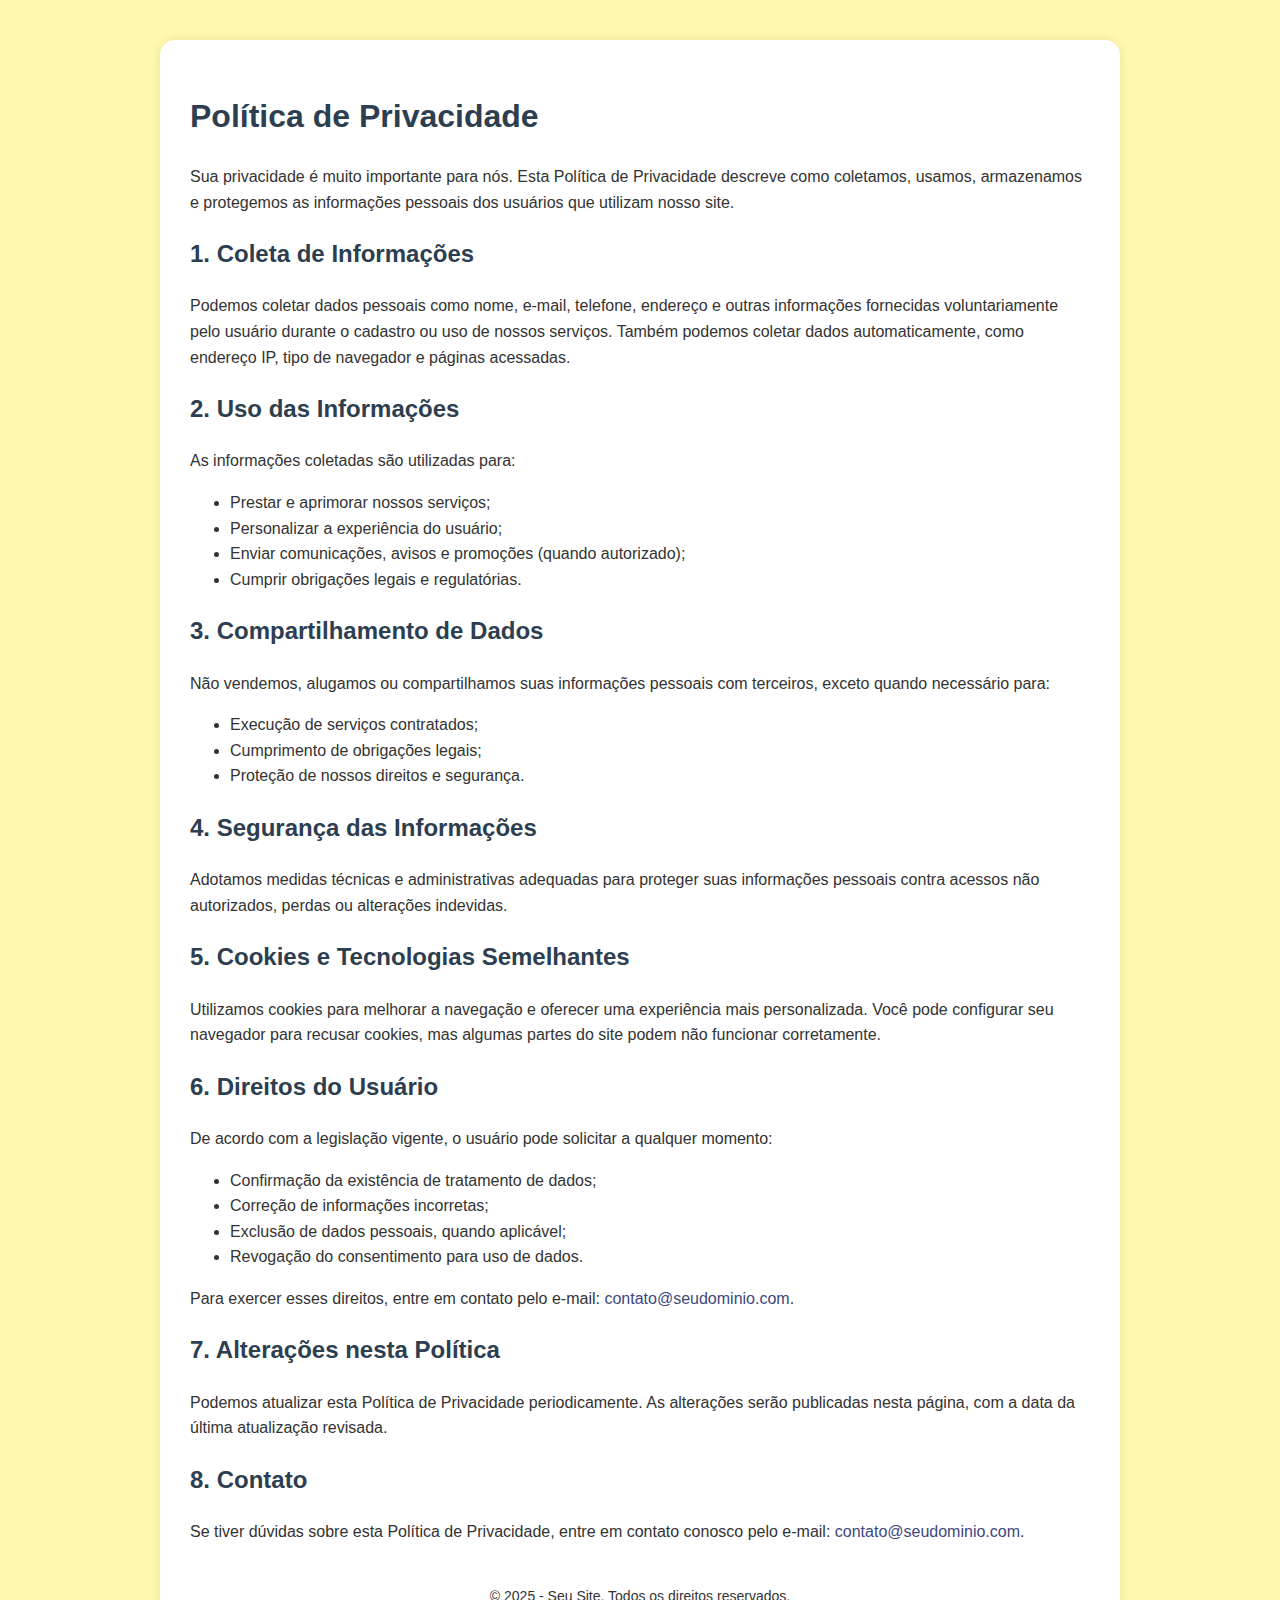
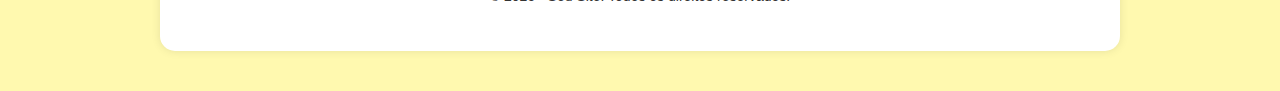
<file: FrontEnd/Tela de Cadastro/politica_Privacidade.html>
<!DOCTYPE html>
<html lang="pt-BR">
<head>
  <meta charset="UTF-8">
  <meta name="viewport" content="width=device-width, initial-scale=1.0">
  <title>Política de Privacidade</title>
  <style>
    body {
      font-family: Arial, sans-serif;
      background-color: #FFF9AF;
      color: #333;
      margin: 40px;
      line-height: 1.6;
    }

    h1, h2 {
      color: #2C3E50;
    }

    a {
      color: #3D477E;
      text-decoration: none;
    }

    a:hover {
      text-decoration: underline;
    }

    .container {
      max-width: 900px;
      margin: auto;
      background: #fff;
      padding: 30px;
      border-radius: 15px;
      box-shadow: 0 0 10px rgba(0,0,0,0.1);
    }

    footer {
      text-align: center;
      margin-top: 40px;
      font-size: 14px;
    }
  </style>
</head>
<body>
  <div class="container">
    <h1>Política de Privacidade</h1>

    <p>Sua privacidade é muito importante para nós. Esta Política de Privacidade descreve como coletamos, usamos, armazenamos e protegemos as informações pessoais dos usuários que utilizam nosso site.</p>

    <h2>1. Coleta de Informações</h2>
    <p>Podemos coletar dados pessoais como nome, e-mail, telefone, endereço e outras informações fornecidas voluntariamente pelo usuário durante o cadastro ou uso de nossos serviços. Também podemos coletar dados automaticamente, como endereço IP, tipo de navegador e páginas acessadas.</p>

    <h2>2. Uso das Informações</h2>
    <p>As informações coletadas são utilizadas para:</p>
    <ul>
      <li>Prestar e aprimorar nossos serviços;</li>
      <li>Personalizar a experiência do usuário;</li>
      <li>Enviar comunicações, avisos e promoções (quando autorizado);</li>
      <li>Cumprir obrigações legais e regulatórias.</li>
    </ul>

    <h2>3. Compartilhamento de Dados</h2>
    <p>Não vendemos, alugamos ou compartilhamos suas informações pessoais com terceiros, exceto quando necessário para:</p>
    <ul>
      <li>Execução de serviços contratados;</li>
      <li>Cumprimento de obrigações legais;</li>
      <li>Proteção de nossos direitos e segurança.</li>
    </ul>

    <h2>4. Segurança das Informações</h2>
    <p>Adotamos medidas técnicas e administrativas adequadas para proteger suas informações pessoais contra acessos não autorizados, perdas ou alterações indevidas.</p>

    <h2>5. Cookies e Tecnologias Semelhantes</h2>
    <p>Utilizamos cookies para melhorar a navegação e oferecer uma experiência mais personalizada. Você pode configurar seu navegador para recusar cookies, mas algumas partes do site podem não funcionar corretamente.</p>

    <h2>6. Direitos do Usuário</h2>
    <p>De acordo com a legislação vigente, o usuário pode solicitar a qualquer momento:</p>
    <ul>
      <li>Confirmação da existência de tratamento de dados;</li>
      <li>Correção de informações incorretas;</li>
      <li>Exclusão de dados pessoais, quando aplicável;</li>
      <li>Revogação do consentimento para uso de dados.</li>
    </ul>
    <p>Para exercer esses direitos, entre em contato pelo e-mail: <a href="mailto:contato@seudominio.com">contato@seudominio.com</a>.</p>

    <h2>7. Alterações nesta Política</h2>
    <p>Podemos atualizar esta Política de Privacidade periodicamente. As alterações serão publicadas nesta página, com a data da última atualização revisada.</p>

    <h2>8. Contato</h2>
    <p>Se tiver dúvidas sobre esta Política de Privacidade, entre em contato conosco pelo e-mail: <a href="mailto:contato@seudominio.com">contato@seudominio.com</a>.</p>

    <footer>
      <p>© 2025 - Seu Site. Todos os direitos reservados.</p>
    </footer>
  </div>
</body>
</html>
</file>
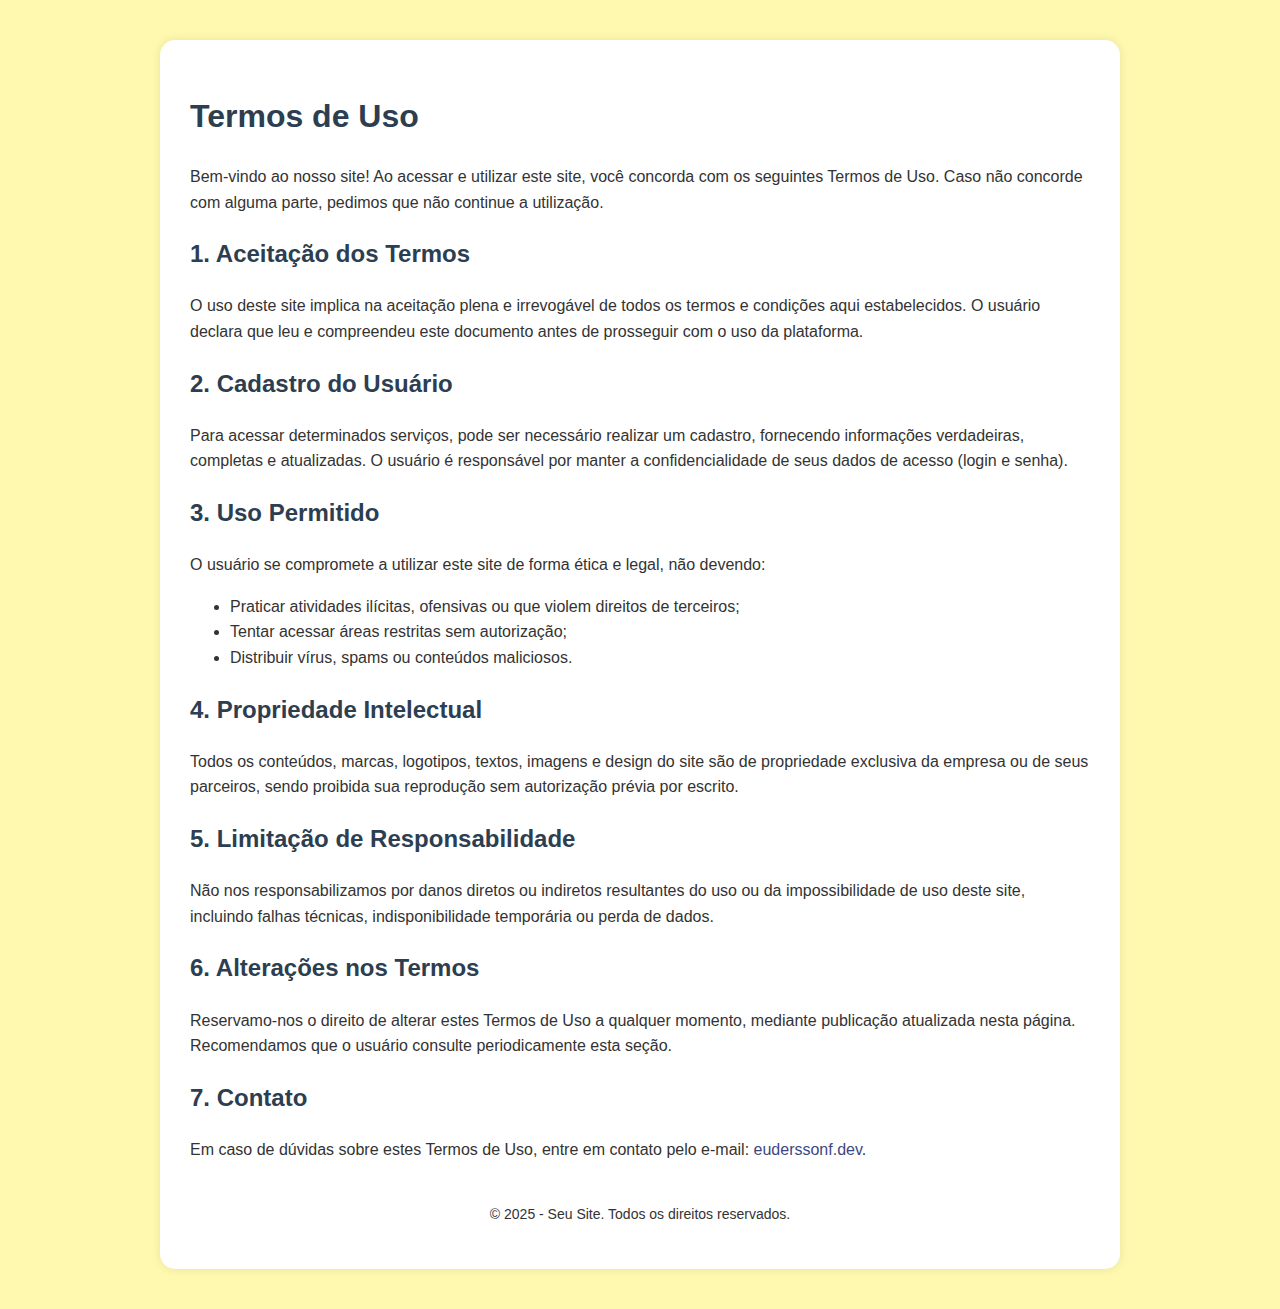
<file: FrontEnd/Tela de Cadastro/termosDeUso.html>
<!DOCTYPE html>
<html lang="pt-BR">
<head>
  <meta charset="UTF-8">
  <meta name="viewport" content="width=device-width, initial-scale=1.0">
  <title>Termos de Uso</title>
  <style>
    body {
      font-family: Arial, sans-serif;
      background-color: #FFF9AF;
      color: #333;
      margin: 40px;
      line-height: 1.6;
    }

    h1, h2 {
      color: #2C3E50;
    }

    a {
      color: #3D477E;
      text-decoration: none;
    }

    a:hover {
      text-decoration: underline;
    }

    .container {
      max-width: 900px;
      margin: auto;
      background: #fff;
      padding: 30px;
      border-radius: 15px;
      box-shadow: 0 0 10px rgba(0,0,0,0.1);
    }

    footer {
      text-align: center;
      margin-top: 40px;
      font-size: 14px;
    }
  </style>
</head>
<body>
  <div class="container">
    <h1>Termos de Uso</h1>
    <p>Bem-vindo ao nosso site! Ao acessar e utilizar este site, você concorda com os seguintes Termos de Uso. Caso não concorde com alguma parte, pedimos que não continue a utilização.</p>

    <h2>1. Aceitação dos Termos</h2>
    <p>O uso deste site implica na aceitação plena e irrevogável de todos os termos e condições aqui estabelecidos. O usuário declara que leu e compreendeu este documento antes de prosseguir com o uso da plataforma.</p>

    <h2>2. Cadastro do Usuário</h2>
    <p>Para acessar determinados serviços, pode ser necessário realizar um cadastro, fornecendo informações verdadeiras, completas e atualizadas. O usuário é responsável por manter a confidencialidade de seus dados de acesso (login e senha).</p>

    <h2>3. Uso Permitido</h2>
    <p>O usuário se compromete a utilizar este site de forma ética e legal, não devendo:</p>
    <ul>
      <li>Praticar atividades ilícitas, ofensivas ou que violem direitos de terceiros;</li>
      <li>Tentar acessar áreas restritas sem autorização;</li>
      <li>Distribuir vírus, spams ou conteúdos maliciosos.</li>
    </ul>

    <h2>4. Propriedade Intelectual</h2>
    <p>Todos os conteúdos, marcas, logotipos, textos, imagens e design do site são de propriedade exclusiva da empresa ou de seus parceiros, sendo proibida sua reprodução sem autorização prévia por escrito.</p>

    <h2>5. Limitação de Responsabilidade</h2>
    <p>Não nos responsabilizamos por danos diretos ou indiretos resultantes do uso ou da impossibilidade de uso deste site, incluindo falhas técnicas, indisponibilidade temporária ou perda de dados.</p>

    <h2>6. Alterações nos Termos</h2>
    <p>Reservamo-nos o direito de alterar estes Termos de Uso a qualquer momento, mediante publicação atualizada nesta página. Recomendamos que o usuário consulte periodicamente esta seção.</p>

    <h2>7. Contato</h2>
    <p>Em caso de dúvidas sobre estes Termos de Uso, entre em contato pelo e-mail: <a href="mailto:euderssonf.dev@gmail.">euderssonf.dev</a>.</p>

    <footer>
      <p>© 2025 - Seu Site. Todos os direitos reservados.</p>
    </footer>
  </div>
</body>
</html>
</file>
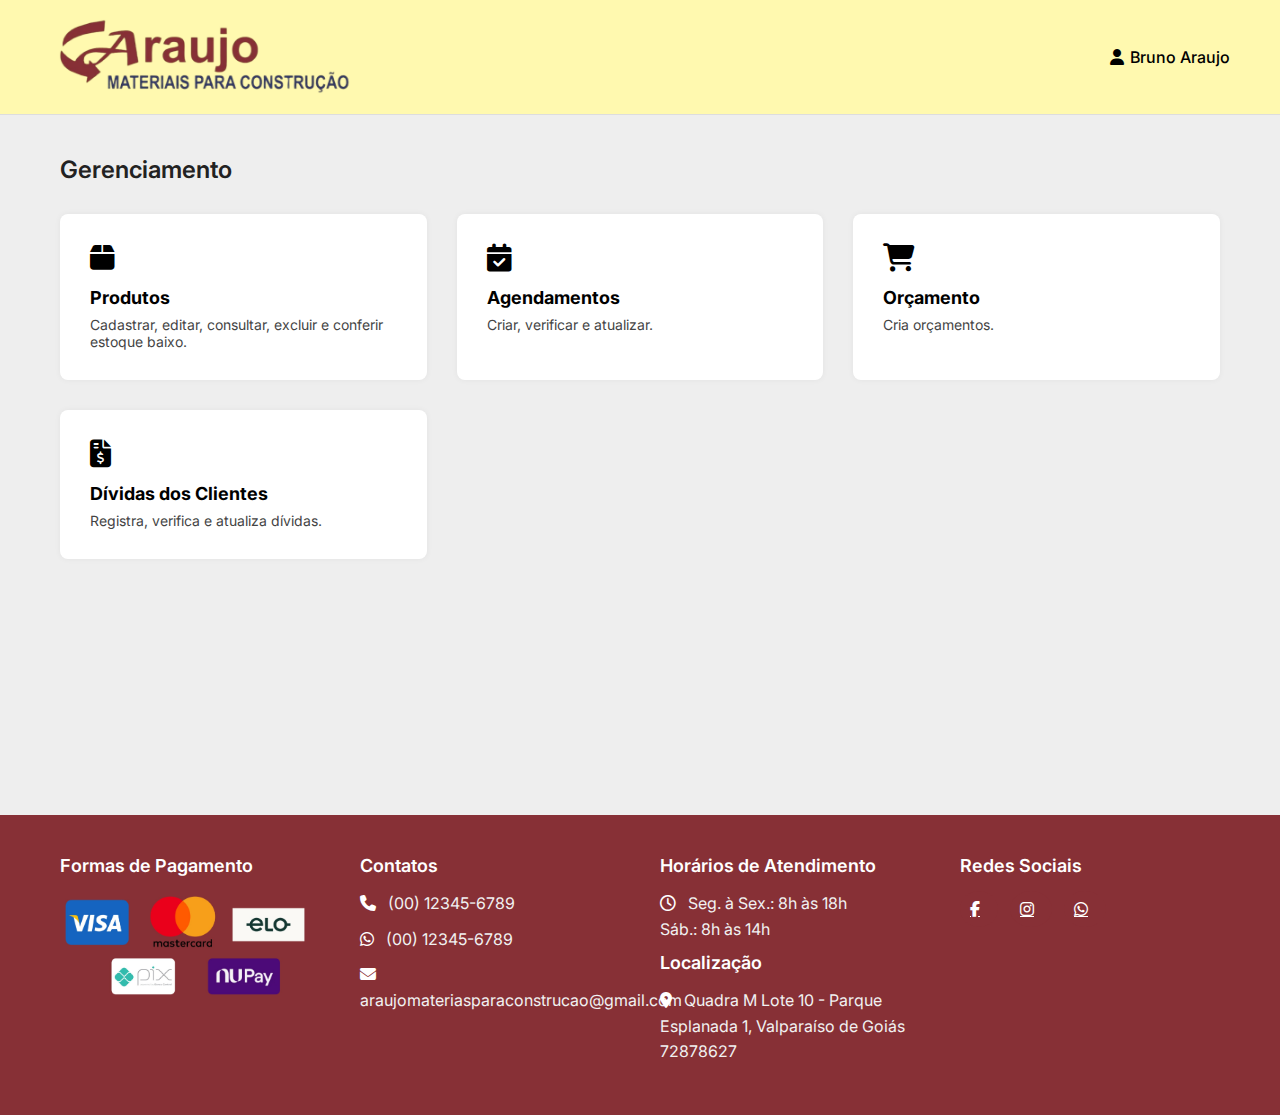
<file: FrontEnd/Tela de Funcionário/funcinario.html>
<!DOCTYPE html>
<html lang="pt-BR">
  <head>
    <meta charset="UTF-8" />
    <meta name="viewport" content="width=device-width, initial-scale=1.0" />
    <title>Araujo Materiais para Construção</title>
    <link rel="stylesheet" href="funcinario.css" />
    <link rel="stylesheet" href="funcinario.css" />
    <link rel="preconnect" href="https://fonts.googleapis.com" />
    <link rel="preconnect" href="https://fonts.gstatic.com" crossorigin />
    <link
      href="https://fonts.googleapis.com/css2?family=Inter:wght@400;600&display=swap"
      rel="stylesheet"
    />
    <link
      rel="stylesheet"
      href="https://cdnjs.cloudflare.com/ajax/libs/font-awesome/6.6.0/css/all.min.css"
    />
  </head>

  <body>
    <header class="topo">
      <div class="logo">
        <img src="img/logo.png" alt="Araujo Materiais para Construção" />
      </div>

      <div class="acoes">
        <a href="#"> <i class="fa-solid fa-user"></i> Bruno Araujo </a>
      </div>
    </header>

    <main class="gerente-container">
      <h2>Gerenciamento</h2>

      <div class="cards-gerente">
        <a href="#" class="card-gerente">
          <i class="fa-solid fa-box"></i>
          <h3>Produtos</h3>
          <p>Cadastrar, editar, consultar, excluir e conferir estoque baixo.</p>
        </a>

        <a href="#" class="card-gerente">
          <i class="fa-solid fa-calendar-check"></i>
          <h3>Agendamentos</h3>
          <p>Criar, verificar e atualizar.</p>
        </a>

        <a href="#" class="card-gerente">
          <i class="fa-solid fa-cart-shopping"></i>
          <h3>Orçamento</h3>
          <p>Cria orçamentos.</p>
        </a>

        <a href="#" class="card-gerente">
          <i class="fa-solid fa-file-invoice-dollar"></i>
          <h3>Dívidas dos Clientes</h3>
          <p>Registra, verifica e atualiza dívidas.</p>
        </a>
      </div>
    </main>

    <footer class="rodape">
      <div class="rodape-container">
        <!-- Formas de Pagamento -->
        <div class="rodape-coluna">
          <h3>Formas de Pagamento</h3>
          <div class="pagamentos">
            <img src="img/pagamentos.png" alt="pagamentos" />
          </div>
        </div>

        <!-- Contatos -->
        <div class="rodape-coluna">
          <h3>Contatos</h3>
          <p><i class="fa-solid fa-phone"></i> (00) 12345-6789</p>
          <p><i class="fa-brands fa-whatsapp"></i> (00) 12345-6789</p>
          <p>
            <i class="fa-solid fa-envelope"></i>
            araujomateriasparaconstrucao@gmail.com
          </p>
        </div>

        <!-- Horários e Localização -->
        <div class="rodape-coluna">
          <h3>Horários de Atendimento</h3>
          <p>
            <i class="fa-regular fa-clock"></i> Seg. à Sex.: 8h às 18h<br />Sáb.:
            8h às 14h
          </p>

          <h3>Localização</h3>
          <p>
            <i class="fa-solid fa-location-dot"></i> Quadra M Lote 10 - Parque
            Esplanada 1, Valparaíso de Goiás 72878627
          </p>
        </div>

        <!-- Redes Sociais -->
        <div class="rodape-coluna">
          <h3>Redes Sociais</h3>
          <div class="redes-sociais">
            <a href="#"><i class="fa-brands fa-facebook-f"></i></a>
            <a href="#"><i class="fa-brands fa-instagram"></i></a>
            <a href="#"><i class="fa-brands fa-whatsapp"></i></a>
          </div>
        </div>
      </div>
    </footer>
  </body>
</html>
</file>
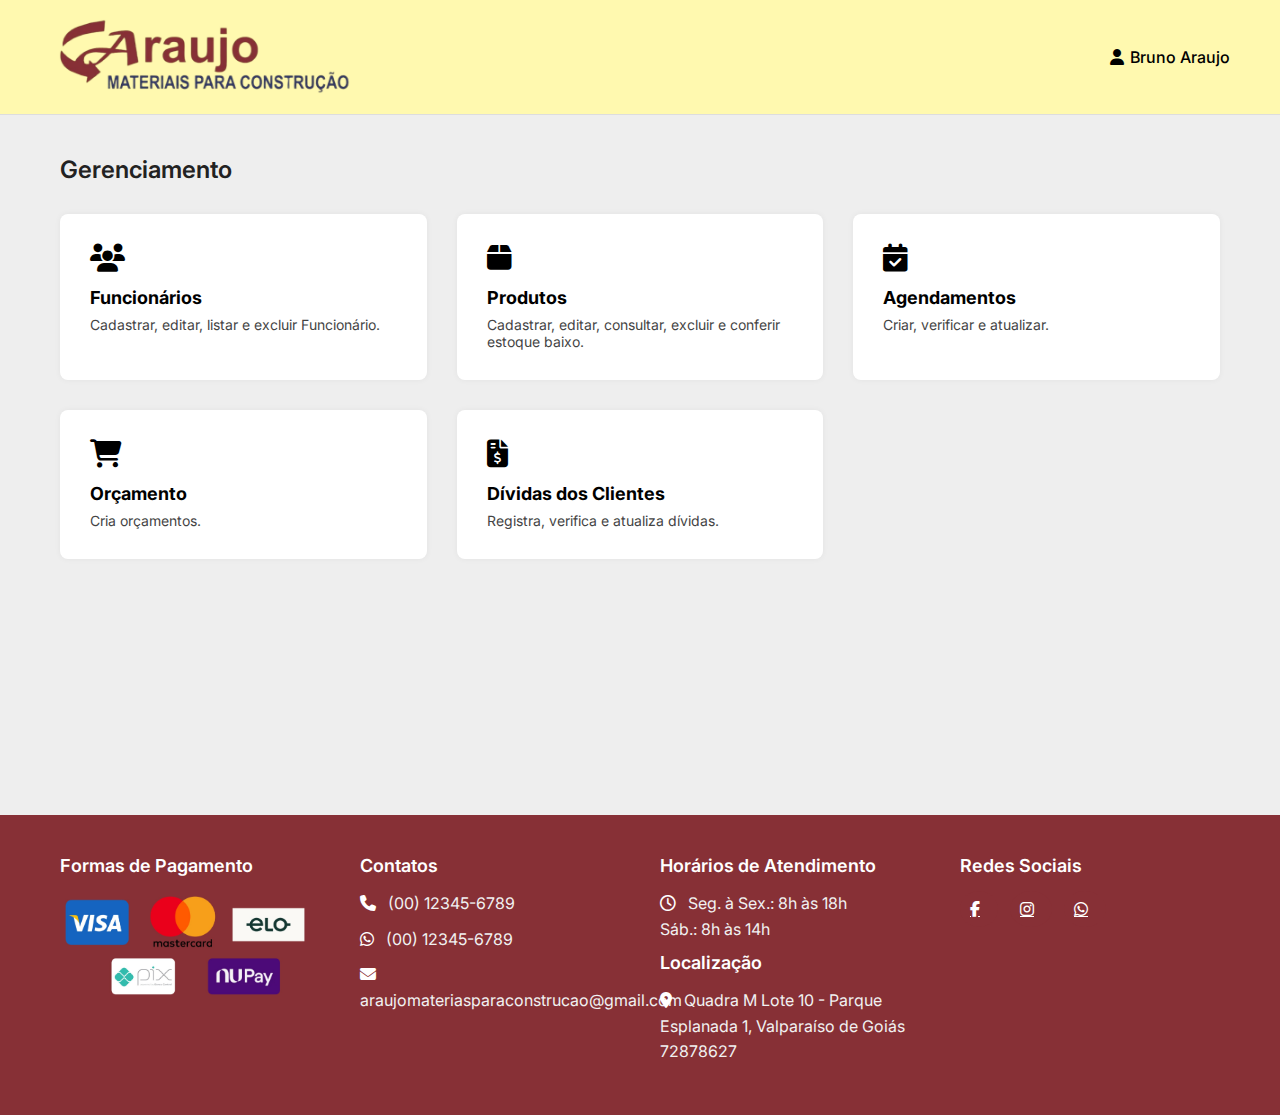
<file: FrontEnd/Tela de Funcionário/gerente.html>
<!DOCTYPE html>
<html lang="pt-BR">
  <head>
    <meta charset="UTF-8" />
    <meta name="viewport" content="width=device-width, initial-scale=1.0" />
    <title>Araujo Materiais para Construção</title>
    <link rel="stylesheet" href="gerente.css" />
    <link rel="stylesheet" href="gerente.css" />
    <link rel="preconnect" href="https://fonts.googleapis.com" />
    <link rel="preconnect" href="https://fonts.gstatic.com" crossorigin />
    <link
      href="https://fonts.googleapis.com/css2?family=Inter:wght@400;600&display=swap"
      rel="stylesheet"
    />
    <link
      rel="stylesheet"
      href="https://cdnjs.cloudflare.com/ajax/libs/font-awesome/6.6.0/css/all.min.css"
    />
  </head>

  <body>
    <header class="topo">
      <div class="logo">
        <img src="img/logo.png" alt="Araujo Materiais para Construção" />
      </div>

      <div class="acoes">
        <a href="#"> <i class="fa-solid fa-user"></i> Bruno Araujo </a>
      </div>
    </header>

    <main class="gerente-container">
      <h2>Gerenciamento</h2>

      <div class="cards-gerente">
        <a href="#" class="card-gerente">
          <i class="fa-solid fa-users"></i>
          <h3>Funcionários</h3>
          <p>Cadastrar, editar, listar e excluir Funcionário.</p>
        </a>

        <a href="#" class="card-gerente">
          <i class="fa-solid fa-box"></i>
          <h3>Produtos</h3>
          <p>Cadastrar, editar, consultar, excluir e conferir estoque baixo.</p>
        </a>

        <a href="#" class="card-gerente">
          <i class="fa-solid fa-calendar-check"></i>
          <h3>Agendamentos</h3>
          <p>Criar, verificar e atualizar.</p>
        </a>

        <a href="#" class="card-gerente">
          <i class="fa-solid fa-cart-shopping"></i>
          <h3>Orçamento</h3>
          <p>Cria orçamentos.</p>
        </a>

        <a href="#" class="card-gerente">
          <i class="fa-solid fa-file-invoice-dollar"></i>
          <h3>Dívidas dos Clientes</h3>
          <p>Registra, verifica e atualiza dívidas.</p>
        </a>
      </div>
    </main>

    <footer class="rodape">
      <div class="rodape-container">
        <!-- Formas de Pagamento -->
        <div class="rodape-coluna">
          <h3>Formas de Pagamento</h3>
          <div class="pagamentos">
            <img src="img/pagamentos.png" alt="pagamentos" />
          </div>
        </div>

        <!-- Contatos -->
        <div class="rodape-coluna">
          <h3>Contatos</h3>
          <p><i class="fa-solid fa-phone"></i> (00) 12345-6789</p>
          <p><i class="fa-brands fa-whatsapp"></i> (00) 12345-6789</p>
          <p>
            <i class="fa-solid fa-envelope"></i>
            araujomateriasparaconstrucao@gmail.com
          </p>
        </div>

        <!-- Horários e Localização -->
        <div class="rodape-coluna">
          <h3>Horários de Atendimento</h3>
          <p>
            <i class="fa-regular fa-clock"></i> Seg. à Sex.: 8h às 18h<br />Sáb.:
            8h às 14h
          </p>

          <h3>Localização</h3>
          <p>
            <i class="fa-solid fa-location-dot"></i> Quadra M Lote 10 - Parque
            Esplanada 1, Valparaíso de Goiás 72878627
          </p>
        </div>

        <!-- Redes Sociais -->
        <div class="rodape-coluna">
          <h3>Redes Sociais</h3>
          <div class="redes-sociais">
            <a href="#"><i class="fa-brands fa-facebook-f"></i></a>
            <a href="#"><i class="fa-brands fa-instagram"></i></a>
            <a href="#"><i class="fa-brands fa-whatsapp"></i></a>
          </div>
        </div>
      </div>
    </footer>
  </body>
</html>
</file>
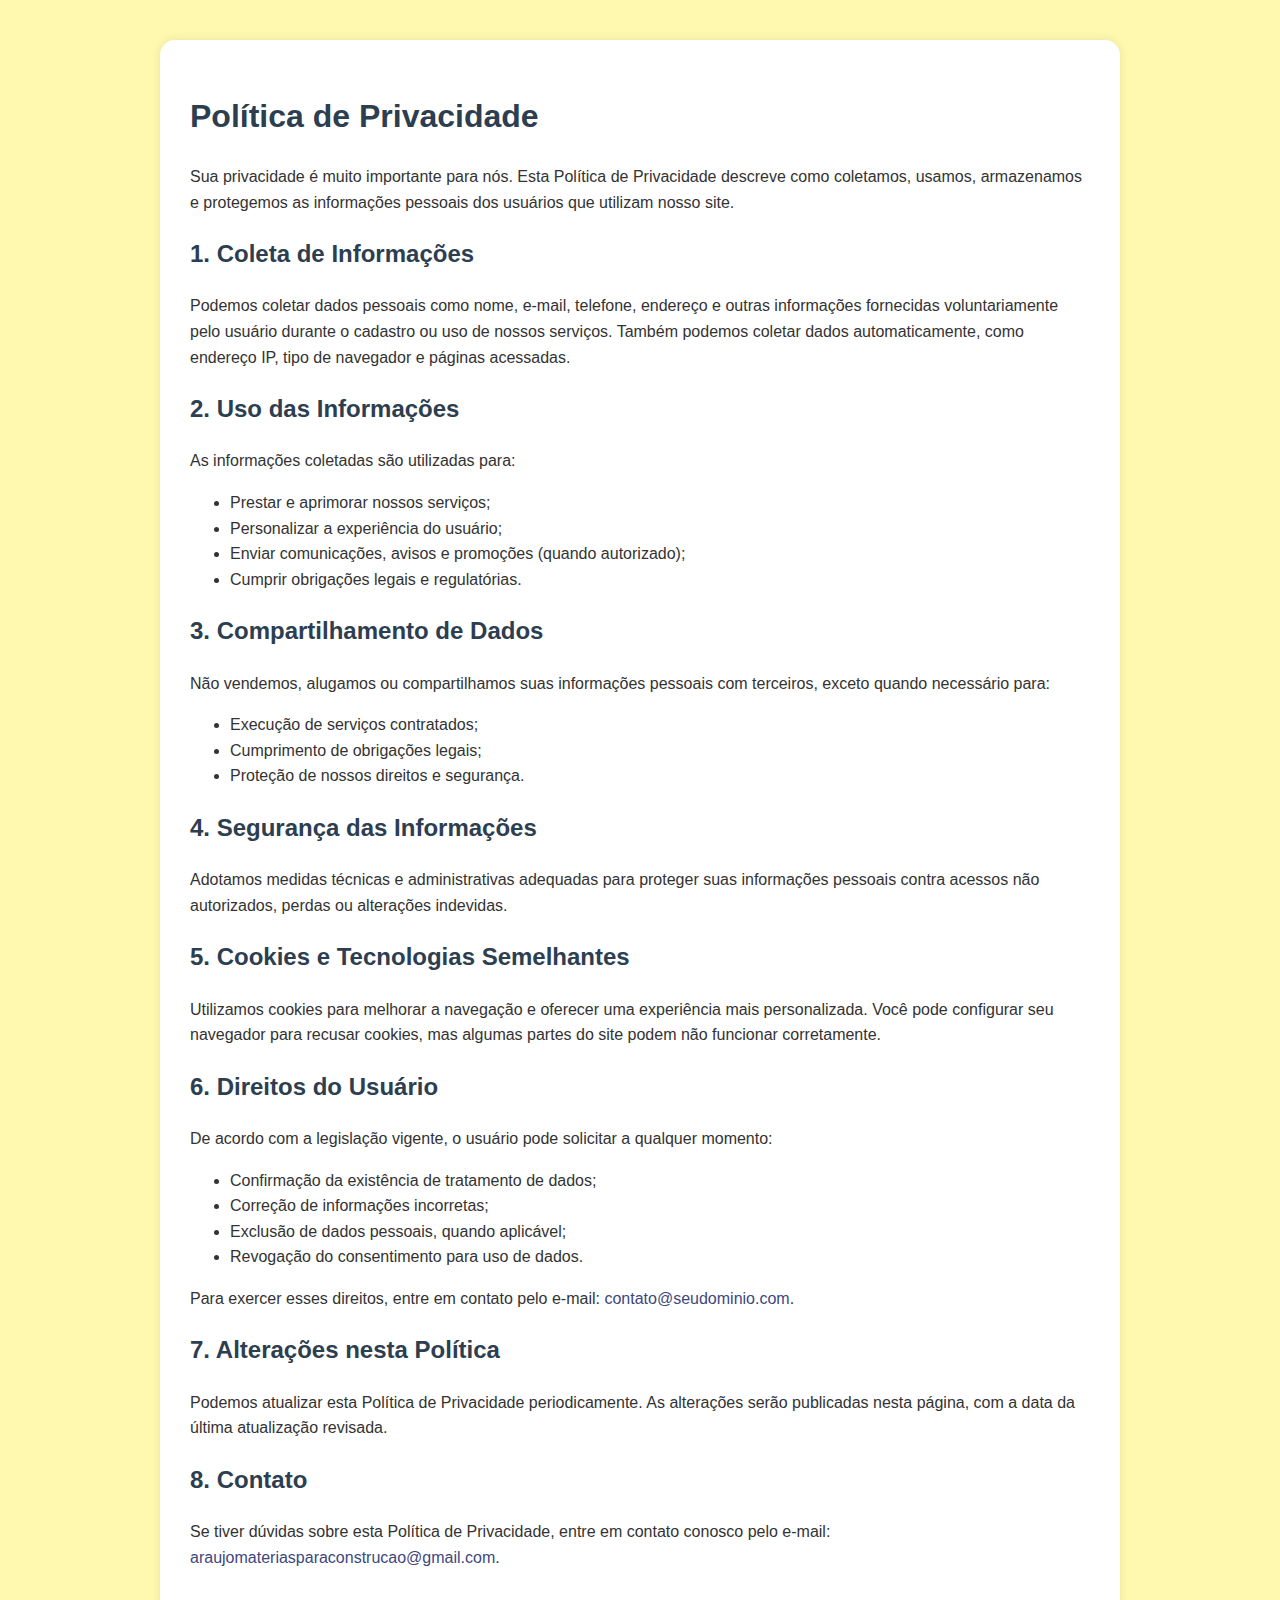
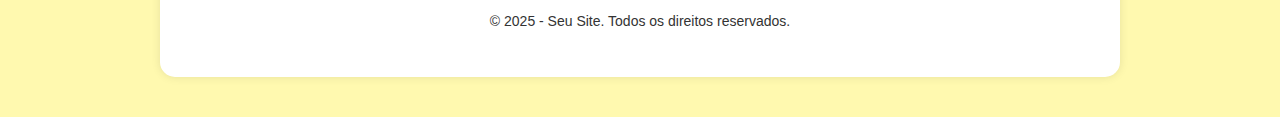
<file: FrontEnd/Tela de Login/politica_Privacidade.html>
<!DOCTYPE html>
<html lang="pt-BR">
<head>
  <meta charset="UTF-8">
  <meta name="viewport" content="width=device-width, initial-scale=1.0">
  <title>Política de Privacidade</title>
  <style>
    body {
      font-family: Arial, sans-serif;
      background-color: #FFF9AF;
      color: #333;
      margin: 40px;
      line-height: 1.6;
    }

    h1, h2 {
      color: #2C3E50;
    }

    a {
      color: #3D477E;
      text-decoration: none;
    }

    a:hover {
      text-decoration: underline;
    }

    .container {
      max-width: 900px;
      margin: auto;
      background: #fff;
      padding: 30px;
      border-radius: 15px;
      box-shadow: 0 0 10px rgba(0,0,0,0.1);
    }

    footer {
      text-align: center;
      margin-top: 40px;
      font-size: 14px;
    }
  </style>
</head>
<body>
  <div class="container">
    <h1>Política de Privacidade</h1>

    <p>Sua privacidade é muito importante para nós. Esta Política de Privacidade descreve como coletamos, usamos, armazenamos e protegemos as informações pessoais dos usuários que utilizam nosso site.</p>

    <h2>1. Coleta de Informações</h2>
    <p>Podemos coletar dados pessoais como nome, e-mail, telefone, endereço e outras informações fornecidas voluntariamente pelo usuário durante o cadastro ou uso de nossos serviços. Também podemos coletar dados automaticamente, como endereço IP, tipo de navegador e páginas acessadas.</p>

    <h2>2. Uso das Informações</h2>
    <p>As informações coletadas são utilizadas para:</p>
    <ul>
      <li>Prestar e aprimorar nossos serviços;</li>
      <li>Personalizar a experiência do usuário;</li>
      <li>Enviar comunicações, avisos e promoções (quando autorizado);</li>
      <li>Cumprir obrigações legais e regulatórias.</li>
    </ul>

    <h2>3. Compartilhamento de Dados</h2>
    <p>Não vendemos, alugamos ou compartilhamos suas informações pessoais com terceiros, exceto quando necessário para:</p>
    <ul>
      <li>Execução de serviços contratados;</li>
      <li>Cumprimento de obrigações legais;</li>
      <li>Proteção de nossos direitos e segurança.</li>
    </ul>

    <h2>4. Segurança das Informações</h2>
    <p>Adotamos medidas técnicas e administrativas adequadas para proteger suas informações pessoais contra acessos não autorizados, perdas ou alterações indevidas.</p>

    <h2>5. Cookies e Tecnologias Semelhantes</h2>
    <p>Utilizamos cookies para melhorar a navegação e oferecer uma experiência mais personalizada. Você pode configurar seu navegador para recusar cookies, mas algumas partes do site podem não funcionar corretamente.</p>

    <h2>6. Direitos do Usuário</h2>
    <p>De acordo com a legislação vigente, o usuário pode solicitar a qualquer momento:</p>
    <ul>
      <li>Confirmação da existência de tratamento de dados;</li>
      <li>Correção de informações incorretas;</li>
      <li>Exclusão de dados pessoais, quando aplicável;</li>
      <li>Revogação do consentimento para uso de dados.</li>
    </ul>
    <p>Para exercer esses direitos, entre em contato pelo e-mail: <a href="mailto:contato@seudominio.com">contato@seudominio.com</a>.</p>

    <h2>7. Alterações nesta Política</h2>
    <p>Podemos atualizar esta Política de Privacidade periodicamente. As alterações serão publicadas nesta página, com a data da última atualização revisada.</p>

    <h2>8. Contato</h2>
    <p>Se tiver dúvidas sobre esta Política de Privacidade, entre em contato conosco pelo e-mail: <a href="mailto:araujomateriasparaconstrucao@gmail.com">araujomateriasparaconstrucao@gmail.com</a>.</p>

    <footer>
      <p>© 2025 - Seu Site. Todos os direitos reservados.</p>
    </footer>
  </div>
</body>
</html>
</file>
<file: FrontEnd/Tela de Funcionário/funcinario.css>
* {
  margin: 0;
  padding: 0;
  box-sizing: border-box;
  font-family: "Inter", sans-serif;
}

body {
  background-color: #fff8c9;
  color: #222;
}

/* Cabeçalho */
.topo {
  background: #FFF9AF;
  display: flex;
  align-items: center;
  justify-content: space-between;
  padding: 15px 50px;
  border-bottom: 1px solid #ddd;
}

.logo img {
  height: 80px;
}

.acoes a {
  margin-left: 50px;
  color: black;
  text-decoration: none;
  font-weight: 500;
  display: inline-flex;
  align-items: center;
  gap: 6px;
}

.acoes i {
  font-size: 16px;
  color: black;
}

.gerente-container {
  padding: 40px 60px;
  background-color: #eeeeee;
  min-height: calc(100vh - 200px); /* deixa o fundo cinza até encostar no rodapé */
}

.gerente-container h2 {
  font-size: 24px;
  margin-bottom: 30px;
  font-weight: 600;
}

.cards-gerente {
  display: grid;
  grid-template-columns: repeat(auto-fill, minmax(330px, 1fr));
  gap: 30px;
}

.card-gerente {
  background: #ffffff;
  padding: 30px;
  border-radius: 8px;
  box-shadow: 0 0 6px rgba(0,0,0,0.05);
  color: #000;
  text-decoration: none;
  transition: transform 0.2s, box-shadow 0.2s;
}

.card-gerente:hover {
  transform: translateY(-5px);
  box-shadow: 0 6px 12px rgba(0,0,0,0.10);
}

.card-gerente i {
  font-size: 28px;
  margin-bottom: 15px;
  display: block;
}

.card-gerente h3 {
  font-size: 18px;
  margin-bottom: 8px;
}

.card-gerente p {
  font-size: 14px;
  color: #444;
}

.rodape {
  background-color: #873036; /* vinho escuro */
  color: #fff;
  padding: 40px 60px;
  font-family: 'Inter', sans-serif;
}

.rodape-container {
  display: grid;
  grid-template-columns: repeat(auto-fit, minmax(250px, 1fr));
  gap: 40px;
  align-items: start;
}

.rodape-coluna h3 {
  font-size: 18px;
  margin-bottom: 15px;
  font-weight: 600;
}

.rodape-coluna p {
  font-size: 16px;
  line-height: 1.6;
  margin-bottom: 10px;
  color: #f1f1f1;
}

.rodape-coluna i {
  margin-right: 8px;
  color: #ffffff;
}

/* Ícones de redes sociais */
.redes-sociais {
  display: flex;
  gap: 12px;
  margin-top: 10px;
}

.redes-sociais a {
  color: #fff;
  background-color: #873036;
  padding: 10px;
  border-radius: 50%;
  display: inline-flex;
  align-items: center;
  justify-content: center;
  transition: background 0.3s;
}

.redes-sociais a:hover {
  background-color: #d13b3b;
}

/* Ícones das formas de pagamento */
.pagamentos {
  display: flex;
  flex-direction: column;
  gap: 8px;
}

.pagamentos img {
  width: 250px;
  border-radius: 6px;
  padding: 5px;
}
</file>
<file: FrontEnd/Tela de Funcionário/gerente.css>
* {
  margin: 0;
  padding: 0;
  box-sizing: border-box;
  font-family: "Inter", sans-serif;
}

body {
  background-color: #fff8c9;
  color: #222;
}

/* Cabeçalho */
.topo {
  background: #FFF9AF;
  display: flex;
  align-items: center;
  justify-content: space-between;
  padding: 15px 50px;
  border-bottom: 1px solid #ddd;
}

.logo img {
  height: 80px;
}

.acoes a {
  margin-left: 50px;
  color: black;
  text-decoration: none;
  font-weight: 500;
  display: inline-flex;
  align-items: center;
  gap: 6px;
}

.acoes i {
  font-size: 16px;
  color: black;
}

.gerente-container {
  padding: 40px 60px;
  background-color: #eeeeee;
  min-height: calc(100vh - 200px); /* deixa o fundo cinza até encostar no rodapé */
}

.gerente-container h2 {
  font-size: 24px;
  margin-bottom: 30px;
  font-weight: 600;
}

.cards-gerente {
  display: grid;
  grid-template-columns: repeat(auto-fill, minmax(330px, 1fr));
  gap: 30px;
}

.card-gerente {
  background: #ffffff;
  padding: 30px;
  border-radius: 8px;
  box-shadow: 0 0 6px rgba(0,0,0,0.05);
  color: #000;
  text-decoration: none;
  transition: transform 0.2s, box-shadow 0.2s;
}

.card-gerente:hover {
  transform: translateY(-5px);
  box-shadow: 0 6px 12px rgba(0,0,0,0.10);
}

.card-gerente i {
  font-size: 28px;
  margin-bottom: 15px;
  display: block;
}

.card-gerente h3 {
  font-size: 18px;
  margin-bottom: 8px;
}

.card-gerente p {
  font-size: 14px;
  color: #444;
}

.rodape {
  background-color: #873036; /* vinho escuro */
  color: #fff;
  padding: 40px 60px;
  font-family: 'Inter', sans-serif;
}

.rodape-container {
  display: grid;
  grid-template-columns: repeat(auto-fit, minmax(250px, 1fr));
  gap: 40px;
  align-items: start;
}

.rodape-coluna h3 {
  font-size: 18px;
  margin-bottom: 15px;
  font-weight: 600;
}

.rodape-coluna p {
  font-size: 16px;
  line-height: 1.6;
  margin-bottom: 10px;
  color: #f1f1f1;
}

.rodape-coluna i {
  margin-right: 8px;
  color: #ffffff;
}

/* Ícones de redes sociais */
.redes-sociais {
  display: flex;
  gap: 12px;
  margin-top: 10px;
}

.redes-sociais a {
  color: #fff;
  background-color: #873036;
  padding: 10px;
  border-radius: 50%;
  display: inline-flex;
  align-items: center;
  justify-content: center;
  transition: background 0.3s;
}

.redes-sociais a:hover {
  background-color: #d13b3b;
}

/* Ícones das formas de pagamento */
.pagamentos {
  display: flex;
  flex-direction: column;
  gap: 8px;
}

.pagamentos img {
  width: 250px;
  border-radius: 6px;
  padding: 5px;
}
</file>
